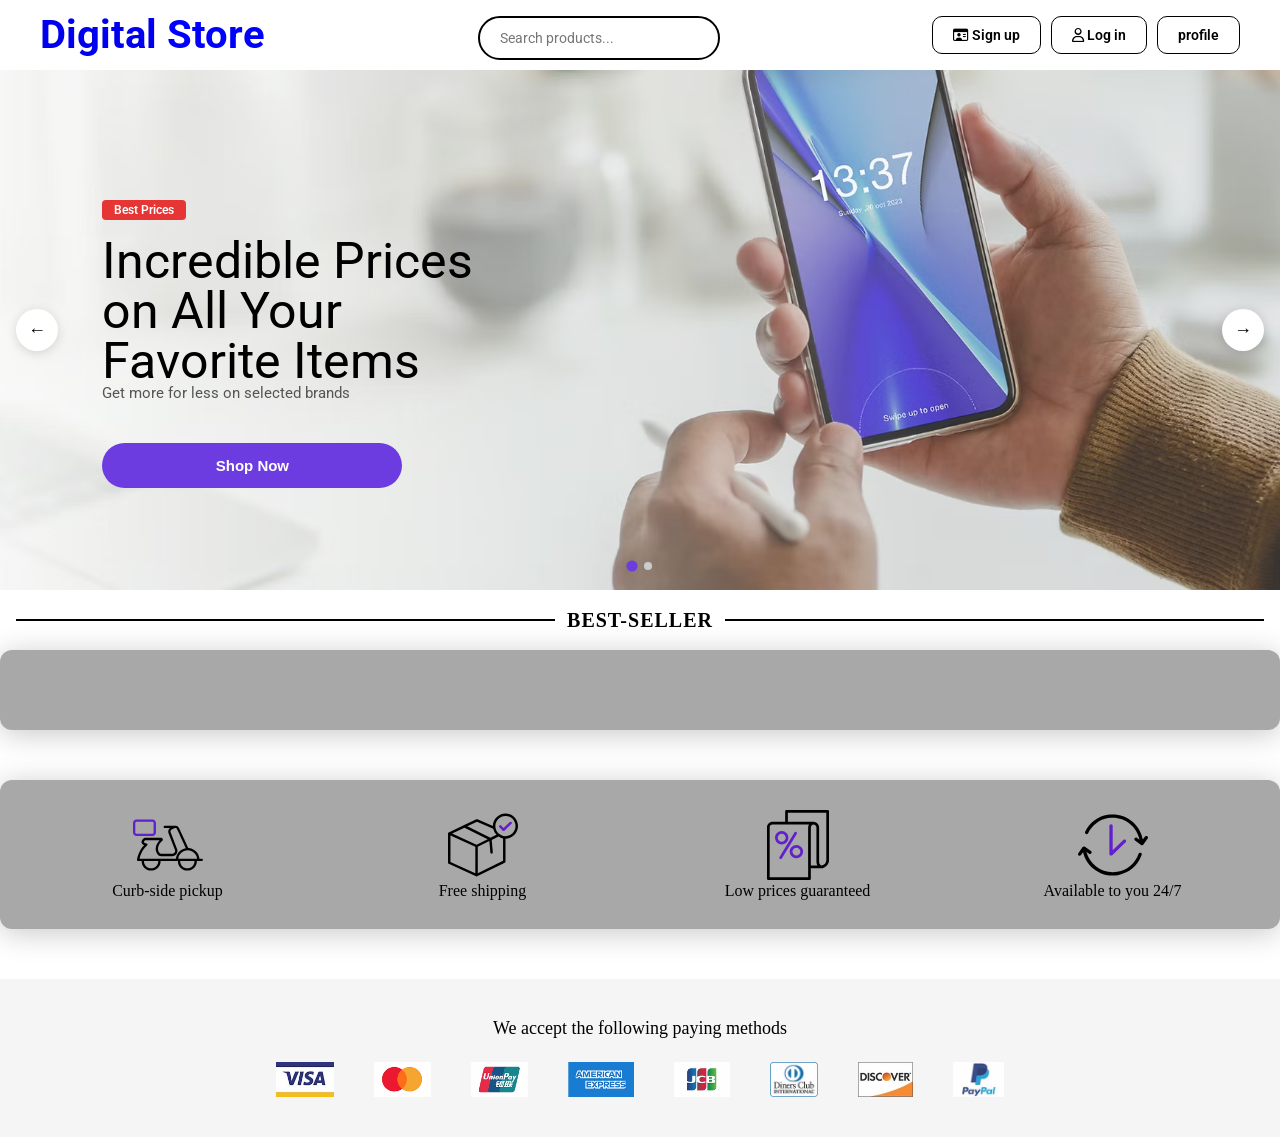
<file: index.html>
<!DOCTYPE html>
<html lang="en">
<head>
    <meta charset="UTF-8">
    <meta name="viewport" content="width=device-width, initial-scale=1.0">
    <title>Home</title>
    <link rel="stylesheet" href="./css/reset.css">
    <link rel="stylesheet" href="./css/style.css">
    <link rel="stylesheet"href="https://cdnjs.cloudflare.com/ajax/libs/font-awesome/6.5.0/css/all.min.css">
</head>
<body>

    <header class="header">
        <div>
            <a href="./index.html">
                <h1 class="headerh">Digital <span class="onespan">Store</span></h1>
            </a>
        </div>
        <div>
            <div class="search-wrapper">
                <input type="text" id="search" placeholder="Search products..." autocomplete="off">
                <div id="search-dropdown" class="search-dropdown"></div>
            </div>
        </div>
        <div class="header-right">
            <div class="auth">
                <a href="./html/sign-up.html"><i class="fa-regular fa-id-card"></i> Sign up</a>
                <a href="./html/sign-in.html"><i class="fa-regular fa-user"></i> Log in</a>
                <a href="./html/profile.html">profile</a>
            </div>
            <input type="checkbox" id="menu-toggle">
            <label for="menu-toggle" class="menu-icon">
                <i class="fa-solid fa-bars"></i>
            </label>
        
            <div class="mobile-menu">
        
                <label for="menu-toggle" class="close">
                    <i class="fa-solid fa-xmark"></i>
                </label>
                <a class="menu1" href="./index.html">Home</a>
                <a class="menu1" href="./html/shop.html">Shop</a>
                <a class="menu1" href="./html/sign-in.html">Log in</a>
                <a class="menu1" href="./html/sign-up.html">Sign up</a>
                <a class="menu1" href="./html/profile.html">profile</a>
            </div>
        </div>
    </header> 
    <div class="slider">
        <div class="slide active" style="background-image: url('./image/c837a6_837f9cd4f59146c3ad47a2bd882fedfd~mv2.avif')">
          <div class="slide-content">
            <span class="badge">Best Prices</span>
            <h2>Incredible Prices on All Your Favorite Items</h2>
            <p>Get more for less on selected brands</p>
            <a href="./html/shop.html">
                <button class="btn">Shop Now</button>
            </a>
          </div>
        </div>
    
        <div class="slide" style="background-image: url('./image/c837a6_f58829a26e594ca3aa72383e19cf39b9~mv2.avif')">
          <div class="slide-content">
            <span class="badge">Best Prices</span>
            <h2>Incredible Prices on All Your Favorite Items</h2>
            <p>Explore our newest collection today</p>
            <a href="./html/shop.html">
                <button class="btn">Shop Now</button>
            </a>
          </div>
        </div>
        <button class="arrow arrow-left"  onclick="changeSlide(-1)">&#8592;</button>
        <button class="arrow arrow-right" onclick="changeSlide(1)">&#8594;</button>
        <div class="dots"></div>
    </div>

    <section id="hed1">
        <h3 class="hed1h3">best-seller</h3>
        <span class="span2"></span>
        <div id="best-seller" class="best-seller"></div>
    </section>

    <section class="comsection">
        <div class="com1">
            <div class="comm">
                <svg class="svg"  _ngcontent-ng-c1845470111="" preserveAspectRatio="xMidYMid meet" data-bbox="21 41.657 157.001 114.861"
                    viewBox="21 41.657 157.001 114.861" height="200" width="200" xmlns="http://www.w3.org/2000/svg"
                    data-type="color" role="presentation" aria-hidden="true" aria-label="" class="bicyle">
                    <defs _ngcontent-ng-c1845470111="">
    
                    </defs>
                    <g _ngcontent-ng-c1845470111="">
                        <path _ngcontent-ng-c1845470111=""
                            d="M175.39 129.667h-5.351c-1.271-12.926-11.875-23.154-24.964-23.831-.036-.126-.071-.252-.127-.374-.641-1.403-15.725-34.436-19.432-41.851-2.948-5.895-5.401-7.887-9.157-7.58a2.608 2.608 0 0 0-1.009-.203H92.228a2.61 2.61 0 1 0 0 5.22h11.656c-1.502 1.22-2.601 2.649-3.253 4.288-1.381 3.47-.265 6.516-.008 7.133l14.542 37.811c.177.46.279.908.303 1.335.123 2.159-.355 3.783-1.46 4.965-2.063 2.206-5.72 2.271-5.744 2.271H83.779a4.11 4.11 0 0 1-3.303-1.648c-8.229-11.151.348-21.995 6.193-27.467a3.838 3.838 0 0 0 .95-4.235 3.85 3.85 0 0 0-3.6-2.45h-35.34a6.834 6.834 0 0 0-4.698 1.872c-3.312 3.113-4.564 6.159-3.722 9.054.791 2.72 3.247 4.442 5.566 5.495-13.32 13.706-15.749 31.661-15.853 32.476a2.608 2.608 0 0 0 2.59 2.94h7.869c-.018.123-.038.245-.038.373 0 11.721 9.536 21.257 21.257 21.257s21.257-9.536 21.257-21.257c0-.128-.02-.25-.038-.373h38.859c-.018.123-.038.245-.038.373 0 11.721 9.536 21.257 21.257 21.257s21.257-9.536 21.257-21.257c0-.128-.02-.25-.038-.373h11.225a2.61 2.61 0 0 0-.001-5.221zm-10.608 0h-42.181c1.292-10.493 10.254-18.646 21.09-18.646s19.799 8.153 21.091 18.646zM52.533 100.323a2.614 2.614 0 0 0-1.206-4.545c-2.215-.431-5.646-1.841-6.057-3.261-.233-.808.621-2.225 2.286-3.79.312-.293.71-.454 1.122-.454H80.76c-2.609 2.807-5.439 6.549-7.2 10.944-2.958 7.382-2.019 14.674 2.714 21.088 1.742 2.36 4.547 3.769 7.504 3.769h24.485c.239 0 5.889-.044 9.52-3.886 2.128-2.253 3.103-5.236 2.897-8.866a9.637 9.637 0 0 0-.643-2.915l-14.559-37.852c-.016-.041-.018-.047-.036-.088-.297-.728-1.473-4.489 4.57-7.007 7.934-3.306 7.936-3.307 10.832 2.487 3.223 6.445 15.613 33.505 18.668 40.186-11.778 1.875-20.991 11.542-22.17 23.534H35.717c1.355-5.957 5.554-19.692 16.816-29.344zm25.151 34.937c0 8.842-7.194 16.036-16.036 16.036s-16.036-7.193-16.036-16.036c0-.128-.02-.25-.038-.373H77.72c-.016.123-.036.246-.036.373zm81.297 0c0 8.842-7.194 16.036-16.036 16.036-8.842 0-16.036-7.193-16.036-16.036 0-.128-.02-.25-.038-.373h32.146c-.016.123-.036.246-.036.373z"
                            fill="#000000" data-color="1"></path>
                        <path _ngcontent-ng-c1845470111=""
                            d="M64.587 41.657H28.876c-4.343 0-7.876 3.533-7.876 7.877v21.539c0 4.343 3.533 7.877 7.876 7.877h35.711c4.343 0 7.876-3.533 7.876-7.877V49.534c0-4.344-3.533-7.877-7.876-7.877zm2.655 29.416a2.659 2.659 0 0 1-2.655 2.656H28.876a2.659 2.659 0 0 1-2.655-2.656V49.534a2.659 2.659 0 0 1 2.655-2.656h35.711a2.659 2.659 0 0 1 2.655 2.656v21.539z"
                            fill="#621FCC" data-color="2"></path>
                    </g>
                </svg>
                <p>Curb-side pickup</p>
            </div>
            <div class="comm">
                <svg  class="svg"  _ngcontent-ng-c1845470111="" preserveAspectRatio="xMidYMid meet" data-bbox="22 29.01 158 141.964"
                    viewBox="22 29.01 158 141.964" height="200" width="200" xmlns="http://www.w3.org/2000/svg"
                    data-type="color" role="presentation" aria-hidden="true" aria-label="" class="box">
                    <defs _ngcontent-ng-c1845470111="">
    
                    </defs>
                    <g _ngcontent-ng-c1845470111="">
                        <path _ngcontent-ng-c1845470111=""
                            d="M180 57.344c0-15.623-12.711-28.334-28.334-28.334-15.583 0-28.265 12.646-28.33 28.214L88.453 42.025a2.773 2.773 0 0 0-2.297.035L58.541 55.089a2.779 2.779 0 0 0-1.113.525L23.594 71.578c-.071.033-.13.08-.197.118-.039.022-.082.033-.12.057-.039.025-.073.055-.111.081a2.79 2.79 0 0 0-.441.386c-.02.022-.036.045-.055.067a2.736 2.736 0 0 0-.241.328c-.019.03-.039.059-.056.089a2.797 2.797 0 0 0-.197.418c-.011.029-.019.059-.029.089a2.816 2.816 0 0 0-.101.397c-.005.029-.013.058-.017.088a3.092 3.092 0 0 0-.029.397v65.903c0 1.088.635 2.076 1.624 2.529l61.681 28.197.015.005a2.692 2.692 0 0 0 .628.192c.161.03.324.051.488.052.008 0 .016.003.023.003.19 0 .378-.026.562-.065l.113-.024c.179-.045.354-.106.521-.186.011-.005.024-.007.035-.013l62.562-30.841a2.78 2.78 0 0 0 1.551-2.494V85.674C167.363 85.599 180 72.921 180 57.344zm-92.612-9.717l36.648 15.968a28.307 28.307 0 0 0 7.311 13.467l-13.602 6.705-52.128-25.868 21.771-10.272zm-.972 51.584L31.381 74.052l27.825-13.128 52.266 25.936-25.056 12.351zm-58.855-20.79l56.12 25.655v59.788l-56.12-25.654V78.421zm61.681 85.3v-59.703l26.088-12.86 2.287 25.914a2.78 2.78 0 1 0 5.538-.489l-2.476-28.062 15.349-7.566a28.177 28.177 0 0 0 10.215 4.196v50.472l-57.001 28.098zm62.424-83.604c-12.557 0-22.773-10.216-22.773-22.773s10.216-22.773 22.773-22.773 22.773 10.216 22.773 22.773c0 12.556-10.216 22.773-22.773 22.773z"
                            fill="#000000" data-color="1"></path>
                        <path _ngcontent-ng-c1845470111=""
                            d="M147.434 68.5h-.041a2.778 2.778 0 0 1-1.956-.846l-7.506-7.747a2.781 2.781 0 0 1 3.994-3.87l5.568 5.746 13.928-13.551a2.781 2.781 0 0 1 3.878 3.986l-15.925 15.494a2.781 2.781 0 0 1-1.94.788z"
                            fill="#621FCC" data-color="2"></path>
                    </g>
                </svg>
                <p _ngcontent-ng-c1845470111="">Free shipping</p>
            </div>
            <div class="comm">
                <svg class="svg"  _ngcontent-ng-c1845470111="" preserveAspectRatio="xMidYMid meet" data-bbox="31.078 22 137.843 155.564"
                    viewBox="31.078 22 137.843 155.564" height="200" width="200" xmlns="http://www.w3.org/2000/svg"
                    data-type="color" role="presentation" aria-hidden="true" aria-label="" class="prices">
                    <defs _ngcontent-ng-c1845470111="">
    
                    </defs>
                    <g _ngcontent-ng-c1845470111="">
                        <path _ngcontent-ng-c1845470111=""
                            d="M165.922 22h-91.44a3 3 0 0 0-3 3v23.227H43.554c-6.879 0-12.476 5.596-12.476 12.475v113.862a3 3 0 0 0 3 3h91.439a3 3 0 0 0 3-3v-23.227h22.981c.515 0 1.021-.033 1.525-.077.586.072.949.077.97.077.63 0 1.211-.197 1.691-.53 7.588-1.882 13.237-8.732 13.237-16.893V25a2.999 2.999 0 0 0-2.999-3zm-43.404 149.564h-85.44V60.702a6.482 6.482 0 0 1 6.476-6.475h80.761c-1.081 1.815-1.797 4.091-1.797 6.924v110.413zm5.999-91.275V61.15c0-5.235 4.024-6.637 5.111-6.92 6.865.175 7.302 6.121 7.32 7.307v74.748c0 3.978.928 6.897 2.283 9.051h-14.714V80.289zm34.405 53.624c0 5.793-4.337 10.58-9.932 11.315-2.077-.37-6.042-1.986-6.042-8.942V61.538c0-.338-.047-3.396-1.662-6.53-2.255-4.373-6.506-6.781-11.97-6.781H77.481V28h85.44v105.913z"
                            fill="#000000" data-color="1"></path>
                        <path _ngcontent-ng-c1845470111=""
                            d="M61.465 131.135c-.532 0-1.07-.141-1.557-.439a2.998 2.998 0 0 1-1.003-4.121l33.218-54.572a2.998 2.998 0 1 1 5.124 3.118L64.03 129.694a2.997 2.997 0 0 1-2.565 1.441z"
                            fill="#621FCC" data-color="2"></path>
                        <path _ngcontent-ng-c1845470111=""
                            d="M63.84 98.509c-8.196 0-14.864-6.668-14.864-14.864 0-8.195 6.668-14.863 14.864-14.863s14.864 6.668 14.864 14.863c0 8.197-6.668 14.864-14.864 14.864zm0-23.726c-4.887 0-8.864 3.976-8.864 8.863s3.977 8.864 8.864 8.864 8.864-3.977 8.864-8.864-3.977-8.863-8.864-8.863z"
                            fill="#621FCC" data-color="2"></path>
                        <path _ngcontent-ng-c1845470111=""
                            d="M96.465 129.355c-8.196 0-14.864-6.668-14.864-14.864s6.668-14.864 14.864-14.864 14.864 6.668 14.864 14.864-6.668 14.864-14.864 14.864zm0-23.728c-4.887 0-8.864 3.977-8.864 8.864s3.977 8.864 8.864 8.864 8.864-3.977 8.864-8.864-3.977-8.864-8.864-8.864z"
                            fill="#621FCC" data-color="2"></path>
                    </g>
                </svg>
                <p>Low prices guaranteed</p>
            </div>
            <div class="comm">
                <svg class="svg"  _ngcontent-ng-c1845470111="" preserveAspectRatio="xMidYMid meet"
                    data-bbox="18.037 24.249 169.427 148.092" viewBox="18.037 24.249 169.427 148.092" height="200"
                    width="200" xmlns="http://www.w3.org/2000/svg" data-type="color" role="presentation" aria-hidden="true"
                    aria-label="" class="clock">
                    <defs _ngcontent-ng-c1845470111="">
    
                    </defs>
                    <g _ngcontent-ng-c1845470111="">
                        <path _ngcontent-ng-c1845470111=""
                            d="M169.8 117c-2.1-.7-4.4.4-5.1 2.5-7.8 23-27.6 39.8-51.5 43.8-34 5.7-66.4-15.7-74.9-48.5l6.4 4.5c.9.6 2 .9 3 .7 1-.2 2-.7 2.6-1.6 1.3-1.8.9-4.3-.9-5.6l-14.6-10.4c-1.8-1.3-4.3-.9-5.6.9L18.8 118c-1.3 1.8-.9 4.3.9 5.6 1.8 1.3 4.3.9 5.6-.9l4.9-6.9c9 37.4 45.7 62 84.2 55.5 26.8-4.5 49-23.4 57.8-49.2.8-2.1-.3-4.4-2.4-5.1z"
                            fill="#000000" data-color="1"></path>
                        <path _ngcontent-ng-c1845470111=""
                            d="M185.8 77c-1.8-1.3-4.3-.9-5.6.9l-5.2 7.3c-7.1-39.8-45.2-66.7-85.2-59.9-23.8 4-44.2 19.4-54.5 41.2-.9 2-.1 4.4 1.9 5.3 2 .9 4.4.1 5.3-1.9C51.8 50.6 70 36.8 91.2 33.2c35.3-6 68.8 17.4 75.7 52.3l-6.1-4.3c-1.8-1.3-4.3-.9-5.6.9-1.3 1.8-.9 4.3.9 5.6l14.6 10.4c.9.6 2 .9 3 .7 1-.2 2-.7 2.6-1.6l10.4-14.6c1.3-1.8.9-4.3-.9-5.6z"
                            fill="#000000" data-color="1"></path>
                        <path _ngcontent-ng-c1845470111=""
                            d="M98 124c-.5 0-1.1-.1-1.6-.3-1.5-.6-2.4-2.1-2.4-3.7V51.9c0-2.2 1.8-4 4-4s4 1.8 4 4v58.8l25.8-24.6c1.6-1.5 4.1-1.5 5.7.1 1.5 1.6 1.5 4.1-.1 5.7l-32.5 31c-.9.8-1.9 1.1-2.9 1.1z"
                            fill="#621fcc" data-color="2"></path>
                    </g>
                </svg>
                <p>Available to you 24/7 </p>
            </div>
        </div>
    
    </section>



    <footer class="footer">
        <div class="fdiv1">
            <p class="fp">We accept the following paying methods</p>
        </div>
        <div class="fdiv2">
            <img src="./image/1.avif" alt="card0">
            <img src="./image/2.png" alt="card1">
            <img src="./image/8.png" alt="card2">
            <img src="./image/3.png" alt="card3">
            <img src="./image/4.png" alt="card4">
            <img src="./image/5.png" alt="card5">
            <img src="./image/6.avif" alt="card6">
            <img src="./image/7.avif" alt="card7">
        </div>
    </footer>























    <script src="./js/script.js"></script>
</body>
</html>
</file>
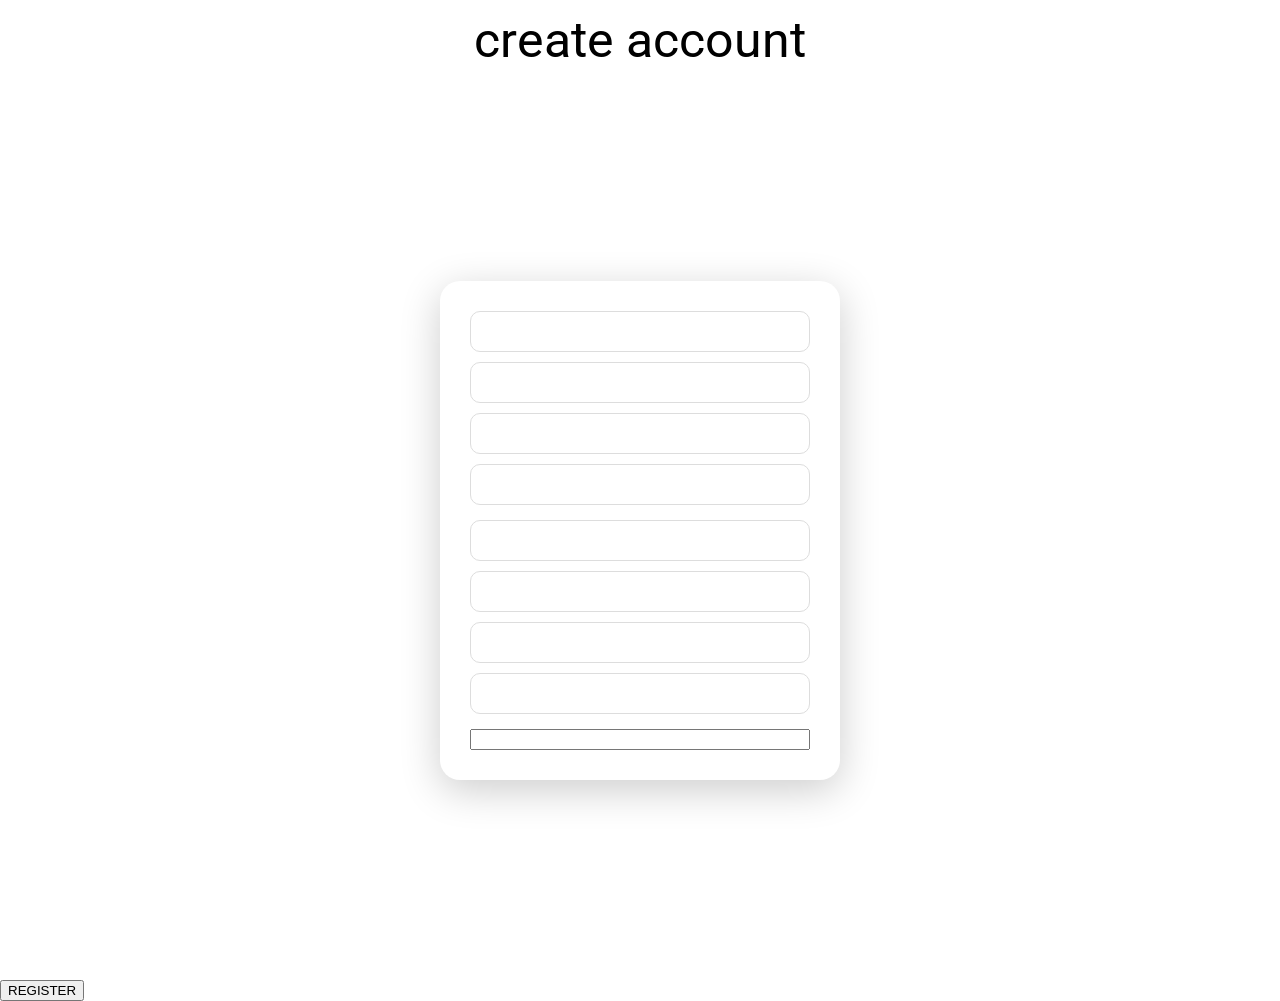
<file: sign-up.html>
<!DOCTYPE html>
<html lang="en">
<head>
    <meta charset="UTF-8">
    <meta name="viewport" content="width=device-width, initial-scale=1.0">
    <title>Document</title>
    <link rel="stylesheet" href="./css/reset.css">
    <link rel="stylesheet" href="./css/style.css">
</head>
<body>
    <header class="signfooter">
        <div class="signdiv">
            <h2>create account</h2>
        </div>
    </header>
    <div class="signdiv2">
        <div class="signdiv3">
            <form class="signup" id="signupform">
            <div class="formdiv1">
                <input class="input" id="FirstName" type="FirstName">
                <input class="input" id="LastName" type="LastName">
                <input class="input" id="Email" type="Email">
                <input class="input" id="Password" type="Password">
            </div>
            <div class="formdiv2">
                <input class="input" id="phone" type="phone">
                <input class="input" id="ZIP code" type="ZIP code">
                <input class="input" id="Address" type="Address">
                <input class="input" id="age" type="age">
            </div>
            <input class="inputimage" id="images" type="images">
        </form>
        </div>
        
    </div>
    
    <div>
        <button>REGISTER</button>
    </div>





</body>
</html>
</file>
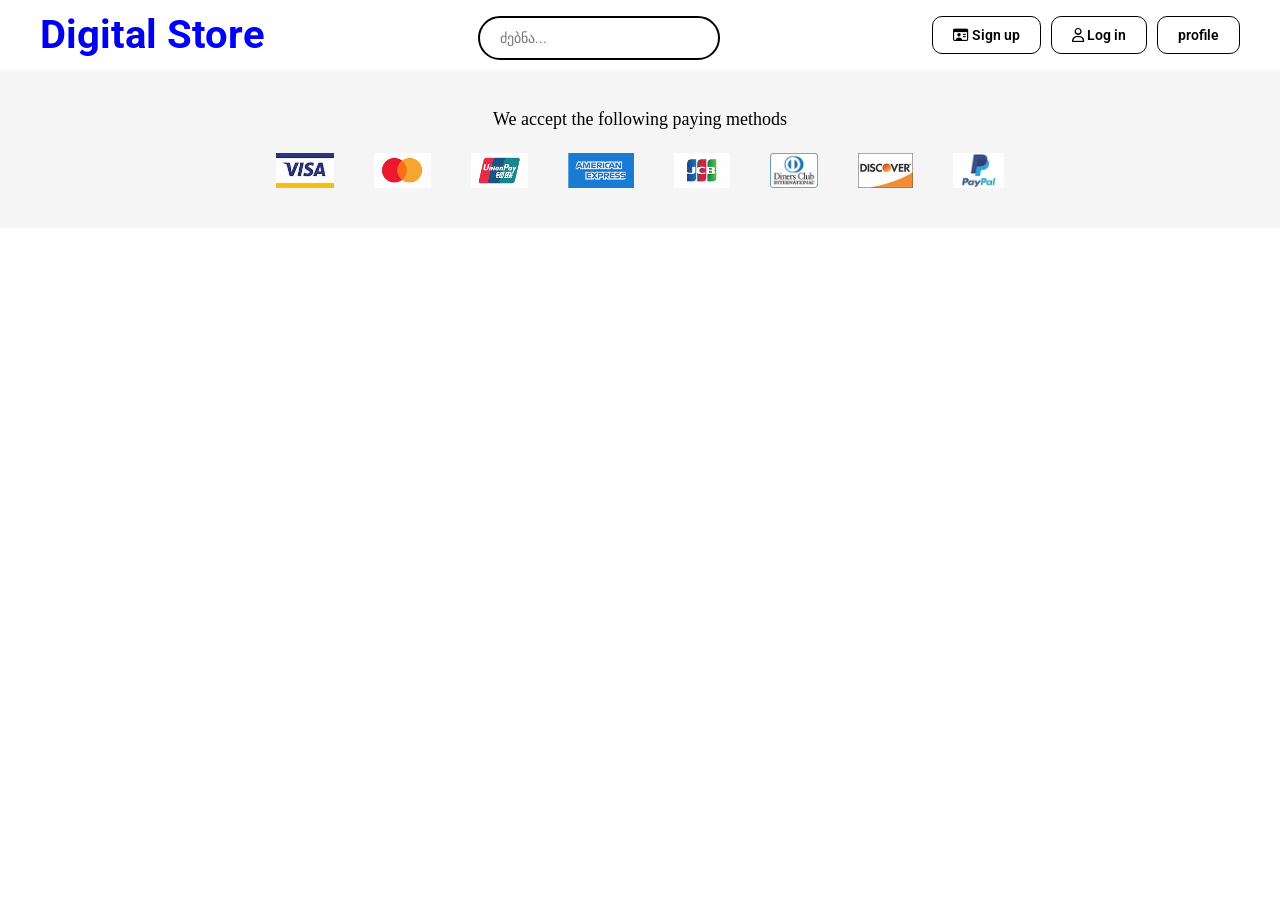
<file: html/product.html>
<!DOCTYPE html>
<html lang="en">
<head>
    <meta charset="UTF-8">
    <meta name="viewport" content="width=device-width, initial-scale=1.0">
    <title>Product</title>
    <link rel="stylesheet" href="../css/reset.css">
    <link rel="stylesheet" href="../css/style.css">
    <link rel="stylesheet"href="https://cdnjs.cloudflare.com/ajax/libs/font-awesome/6.5.0/css/all.min.css">
</head>
<body>
    <header class="header">
        <div>
            <a href="../index.html">
                <h1 class="headerh">Digital <span class="onespan">Store</span></h1>
            </a>
            
        </div>
        <div>
            <input type="text" id="search" class="search-box" placeholder="ძებნა...">
        </div>
        <div class="header-right">
            <div class="auth">
              <a href="./sign-up.html"><i class="fa-regular fa-id-card"></i> Sign up</a>
              <a href="./sign-in.html"><i class="fa-regular fa-user"></i> Log in</a>
              <a href="./profile.html">profile</a>
            </div> 
            <input type="checkbox" id="menu-toggle">
        
            <label for="menu-toggle" class="menu-icon">
                <i class="fa-solid fa-bars"></i>
            </label>
        
            <div class="mobile-menu">
        
                <label for="menu-toggle" class="close">
                    <i class="fa-solid fa-xmark"></i>
                </label>
        
                <a href="../index.html">Home</a>
                <a href="./shop.html">Shop</a>
                <a href="./sign-in.html">Log in</a>
                <a href="./sign-up.html">Sign up</a>
                <a href="./profile.html">profile</a>
        
            </div>
        </div>
    </header>
    <section class="psection">
        <div class="productdiv" id="product"></div>
    </section>
    <footer class="footer">
        <div class="fdiv1">
            <p class="fp">We accept the following paying methods</p>
        </div>
        <div class="fdiv2">
            <img src="../image/1.avif" alt="card0">
            <img src="../image/2.png" alt="card1">
            <img src="../image/8.png" alt="card2">
            <img src="../image/3.png" alt="card3">
            <img src="../image/4.png" alt="card4">
            <img src="../image/5.png" alt="card5">
            <img src="../image/6.avif" alt="card6">
            <img src="../image/7.avif" alt="card7">
        </div>
    </footer>






    <script src="../js/cart.js"></script>
    <script src="../js/product.js"></script>
    
</body>
</html>
</file>
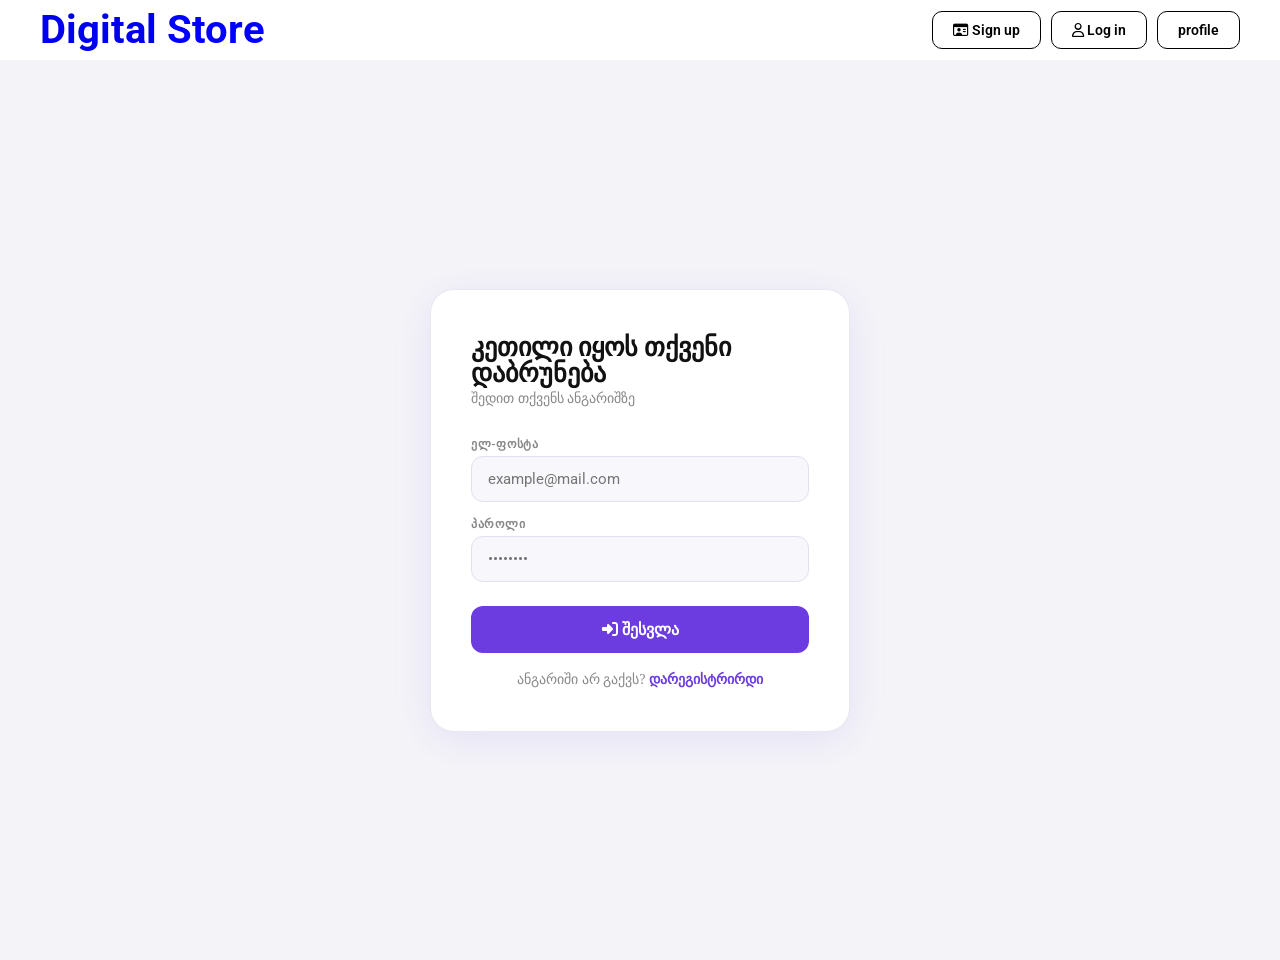
<file: html/profile.html>
<!DOCTYPE html>
<html lang="en">
<head>
    <meta charset="UTF-8">
    <meta name="viewport" content="width=device-width, initial-scale=1.0">
    <title>Profile</title>
    <link rel="stylesheet" href="../css/reset.css">
    <link rel="stylesheet" href="../css/style.css">
    <link rel="stylesheet" href="https://cdnjs.cloudflare.com/ajax/libs/font-awesome/6.5.0/css/all.min.css"/>
</head>
<body>
    <header class="header">
        <div>
            <a href="../index.html">
                <h1 class="headerh">Digital <span class="onespan">Store</span></h1>
            </a>
            
        </div>
        <div class="header-right">
            <div class="auth">
              <a href="./sign-up.html"><i class="fa-regular fa-id-card"></i> Sign up</a>
              <a href="./sign-in.html"><i class="fa-regular fa-user"></i> Log in</a>
              <a href="./profile.html">profile</a>
            </div> 
            <input type="checkbox" id="menu-toggle">
        
            <label for="menu-toggle" class="menu-icon">
                <i class="fa-solid fa-bars"></i>
            </label>
        
            <div class="mobile-menu">
        
                <label for="menu-toggle" class="close">
                    <i class="fa-solid fa-xmark"></i>
                </label>
        
                <a href="../index.html">Home</a>
                <a href="./shop.html">Shop</a>
                <a href="./sign-in.html">Log in</a>
                <a href="./sign-up.html">Sign up</a>
                <a href="./profile.html">profile</a>
        
            </div>
        </div>
    </header> 
    <section class="profile">
        <div class="profile-page">

            <div class="profile-hero">
                <div class="avatar-wrap">
                    <div class="avatar" id="avatar-initials">?</div>
                    <div class="avatar-badge"></div>
                </div>
                <div class="profile-meta">
                    <h1 id="hero-name">Loading...</h1>
                    <div class="email-badge">
                        <i class="fa-solid fa-envelope"></i>
                        <span id="hero-email">—</span>
                    </div>
                </div>
                <button class="btn btn-danger" onclick="logout()" style="margin-left:auto">
                    <i class="fa-solid fa-right-from-bracket"></i> Log out
                </button>
            </div>
            <div class="edit-card">
                <div class="card-title">
                    Edit Profile <span class="pill">Personal Info</span>
                </div>
    
                <div class="form-grid">
                    <div class="field">
                        <label for="firstName">First Name</label>
                        <input type="text" id="firstName" placeholder="First name" />
                    </div>
                    <div class="field">
                        <label for="lastName">Last Name</label>
                        <input type="text" id="lastName" placeholder="Last name" />
                    </div>
                    <div class="field">
                        <label for="age">Age</label>
                        <input type="number" id="age" placeholder="Age" />
                    </div>
                    <div class="field">
                        <label for="gender">Gender</label>
                        <select id="gender">
                            <option value="MALE">Male</option>
                            <option value="FEMALE">Female</option>
                        </select>
                    </div>
                    <div class="field full">
                        <label for="email">Email</label>
                        <input type="email" id="email" placeholder="Email address" />
                    </div>
                    <div class="field full">
                        <label for="phone">Phone</label>
                        <input type="text" id="phone" placeholder="Phone number" />
                    </div>
                    <div class="field full">
                        <label for="address">Address</label>
                        <input type="text" id="address" placeholder="Address" />
                    </div>
                    <div class="field">
                        <label for="zipcode">Zip Code</label>
                        <input type="text" id="zipcode" placeholder="Zip code" />
                    </div>
                    <div class="field">
                        <label for="avatar">Avatar URL</label>
                        <input type="text" id="avatar-url" placeholder="https://..." />
                    </div>
                </div>
    
                <div class="actions">
                    <button class="btn btn-ghost" onclick="loadUser()">
                        <i class="fa-solid fa-rotate-left"></i> Reset
                    </button>
                    <button class="btn btn-primary" onclick="updateUser()">
                        <i class="fa-solid fa-check"></i> Save Changes
                    </button>
                </div>
            </div>
        </div>
    
        <div class="toast" id="toast">
            <i class="fa-solid fa-circle-check"></i>
            <span id="toast-msg">Saved!</span>
        </div>
    </section>

    <script src="../js/profile.js"></script>
</body>
</html>
</file>
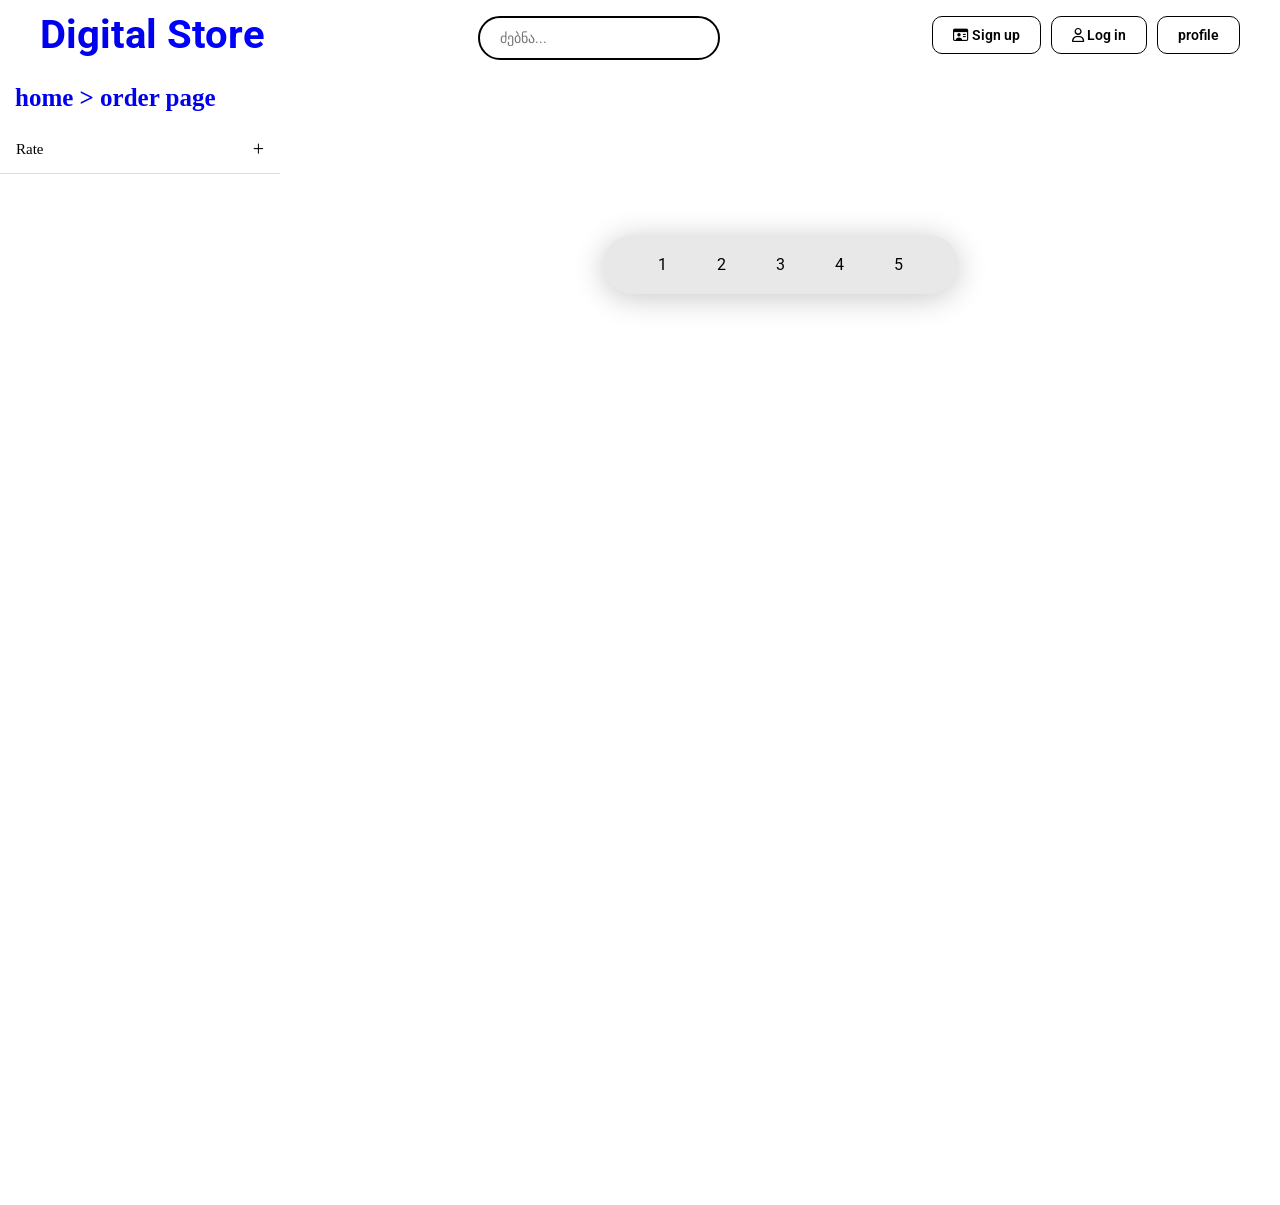
<file: html/shop.html>
<!DOCTYPE html>
<html lang="en">

<head>
    <meta charset="UTF-8">
    <meta name="viewport" content="width=device-width, initial-scale=1.0">
    <title>Shop</title>
    <link rel="stylesheet" href="../css/reset.css">
    <link rel="stylesheet" href="../css/style.css">
    <link rel="stylesheet"href="https://cdnjs.cloudflare.com/ajax/libs/font-awesome/6.5.0/css/all.min.css">
</head>

<body>
    <header class="header">
        <div>
            <a href="../index.html">
                <h1 class="headerh">Digital <span class="onespan">Store</span></h1>
            </a>
            
        </div>
        <div>
            <input type="text" id="search" class="search-box" placeholder="ძებნა...">
        </div>
        <div class="header-right">
            <div class="auth">
              <a href="./sign-up.html"><i class="fa-regular fa-id-card"></i> Sign up</a>
              <a href="./sign-in.html"><i class="fa-regular fa-user"></i> Log in</a>
              <a href="./profile.html">profile</a>
            </div> 
            <input type="checkbox" id="menu-toggle">
        
            <label for="menu-toggle" class="menu-icon">
                <i class="fa-solid fa-bars"></i>
            </label>
        
            <div class="mobile-menu">
        
                <label for="menu-toggle" class="close">
                    <i class="fa-solid fa-xmark"></i>
                </label>
        
                <a href="../index.html">Home</a>
                <a href="./shop.html">Shop</a>
                <a href="./sign-in.html">Log in</a>
                <a href="./sign-up.html">Sign up</a>
                <a href="./profile.html">profile</a>
        
            </div>
        </div>
    </header> 
    <div class="shopp1">
        <p><span class="span3i"><a href="../index.html">home</a></span><span><a href="./cart.html"> > order page</a> </span></p>
    </div>
    <section class="leadsection">
        <div class="categorydiv">
            <section id="shop1" class="shop1"></section>
            <section id="shop2" class="shop2"></section>
            <section id="shop3" class="shop3"></section>
        </div>
        
    
        <section class="sectionall">
        
            <div id="allproduct" class="allproduct"></div>
        
            <div class="pagination">
                <div class="pagination1">
                    <button class="pagebutton" onclick="changePage(1)">1</button>
                    <button class="pagebutton" onclick="changePage(2)">2</button>
                    <button class="pagebutton" onclick="changePage(3)">3</button>
                    <button class="pagebutton" onclick="changePage(4)">4</button>
                    <button class="pagebutton" onclick="changePage(5)">5</button>
                </div>
        
        
            </div>
        
        </section>
    </section>



    <script src="../js/cart.js"></script>
    <script src="../js/shop.js"></script>

</body>

</html>
</file>
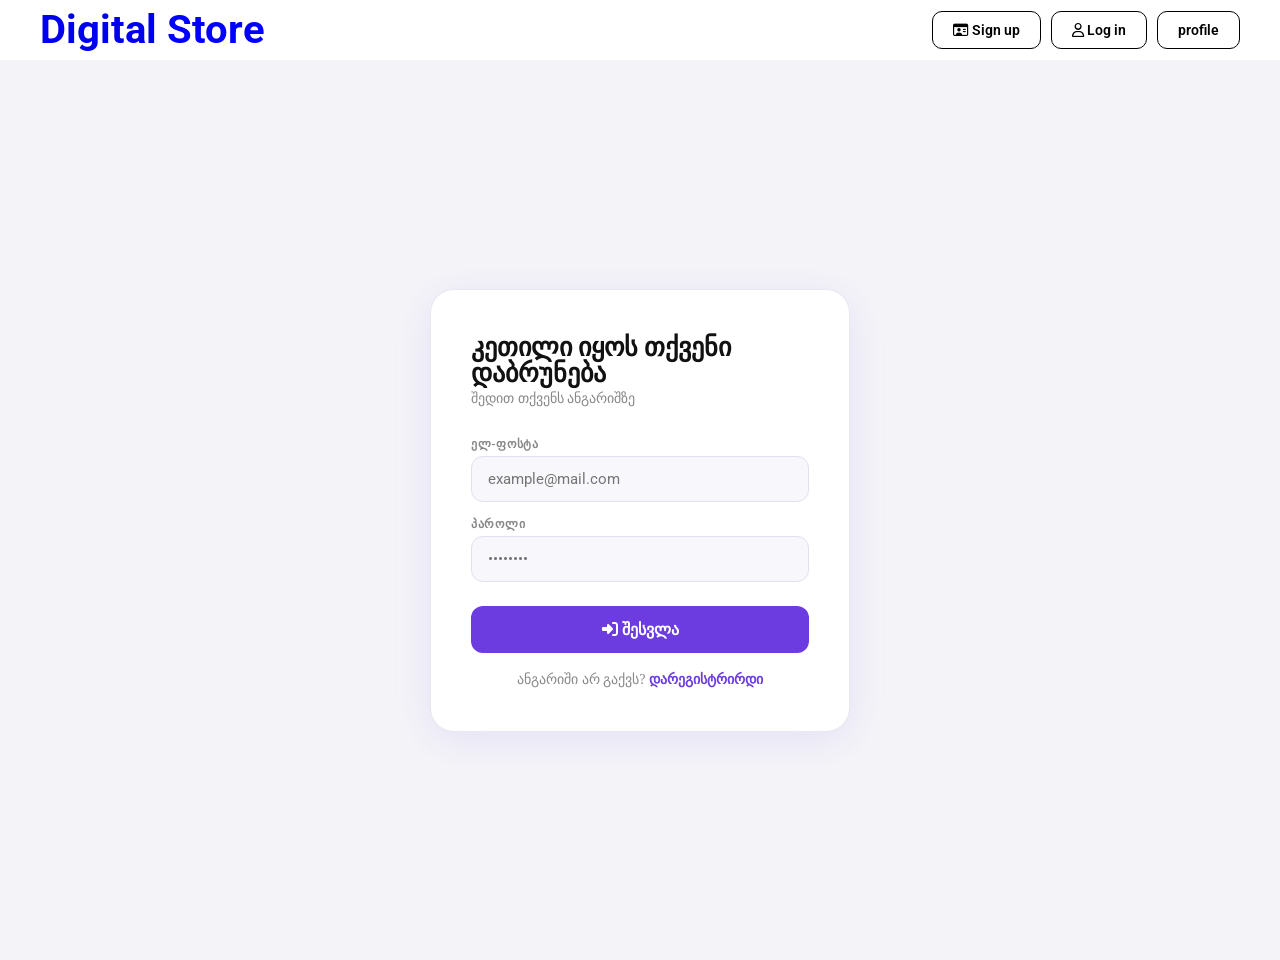
<file: html/sign-in.html>
<!DOCTYPE html>
<html lang="en">
<head>
    <meta charset="UTF-8">
    <meta name="viewport" content="width=device-width, initial-scale=1.0">
    <title>Sign In</title>
    <link rel="stylesheet" href="../css/reset.css">
    <link rel="stylesheet" href="../css/style.css">
    <link rel="stylesheet" href="https://cdnjs.cloudflare.com/ajax/libs/font-awesome/6.5.0/css/all.min.css">
</head>
<body>

   <header class="header">
        <div>
            <a href="../index.html">
                <h1 class="headerh">Digital <span class="onespan">Store</span></h1>
            </a>
            
        </div>
        <div class="header-right">
            <div class="auth">
              <a href="./sign-up.html"><i class="fa-regular fa-id-card"></i> Sign up</a>
              <a href="./sign-in.html"><i class="fa-regular fa-user"></i> Log in</a>
              <a href="./profile.html">profile</a>
            </div> 
            <input type="checkbox" id="menu-toggle">
        
            <label for="menu-toggle" class="menu-icon">
                <i class="fa-solid fa-bars"></i>
            </label>
        
            <div class="mobile-menu">
        
                <label for="menu-toggle" class="close">
                    <i class="fa-solid fa-xmark"></i>
                </label>
        
                <a href="../index.html">Home</a>
                <a href="./shop.html">Shop</a>
                <a href="./sign-in.html">Log in</a>
                <a href="./sign-up.html">Sign up</a>
                <a href="./profile.html">profile</a>
        
            </div>
        </div>
    </header> 

    <section class="signin-section">
        <div class="signin-card">
            <h2>კეთილი იყოს თქვენი დაბრუნება</h2>
            <p class="signin-sub">შედით თქვენს ანგარიშზე</p>

            <div class="signin-field">
                <label for="signin-email">ელ-ფოსტა</label>
                <input type="email" id="signin-email" placeholder="example@mail.com" name="email">
            </div>

            <div class="signin-field">
                <label for="signin-password">პაროლი</label>
                <input type="password" id="signin-password" placeholder="••••••••" name="password">
            </div>

            <button class="signin-btn" onclick="signIn()">
                <i class="fa-solid fa-right-to-bracket"></i> შესვლა
            </button>

            <p class="signin-footer">
                ანგარიში არ გაქვს? <a href="./sign-up.html">დარეგისტრირდი</a>
            </p>
        </div>
    </section>

    <script src="../js/signin.js"></script>
</body>
</html>
</file>
<file: css/style.css>
@font-face {
  font-family: roboto;
  src: url(../fonts/Roboto/Roboto-VariableFont_wdth\,wght.ttf);
}

#menu-toggle {
  display: none;
}

.menu-icon {
  display: none;
  font-size: 28px;
  cursor: pointer;
}

.mobile-menu {
  position: fixed;
  top: 0;
  right: -100%;
  width: 260px;
  height: 100vh;
  background: white;
  display: flex;
  flex-direction: column;
  gap: 25px;
  padding: 40px 20px;
  transition: 0.4s;
  z-index: 1000;
}

.mobile-menu a {
  text-decoration: none;
  color: black;
  font-size: 18px;
}

.close {
  font-size: 26px;
  cursor: pointer;
  align-self: flex-end;
}

#menu-toggle:checked~.mobile-menu {
  right: 0;
}

.header {
  font-family: roboto;
  font-weight: bold;
  display: flex;
  align-items: center;
  justify-content: space-between;
  padding: 10px 40px;
  font-size: 40px;
}

.onespan {
  color: blue;
}

.header-right {
  display: flex;
  align-items: center;
  gap: 20px;
}

.search-box {
  font-family: roboto;
  width: 100%;
  padding: 12px 40px 12px 20px;
  border-radius: 25px;
  border: 2px solid black;
  outline: none;
  font-size: 14px;
}

.search-wrapper {
  position: relative;
}

.search-wrapper input {
  font-family: roboto;
  width: 100%;
  padding: 12px 40px 12px 20px;
  border-radius: 25px;
  border: 2px solid black;
  outline: none;
  font-size: 14px;
}

.search-dropdown {
  position: absolute;
  top: 110%;
  left: 0;
  width: 100%;
  background: white;
  border-radius: 8px;
  box-shadow: 0 4px 15px rgba(0, 0, 0, 0.15);
  z-index: 999;
  display: none;
}

.search-item {
  display: flex;
  align-items: center;
  gap: 10px;
  padding: 10px;
  cursor: pointer;
  border-bottom: 1px solid #f0f0f0;
}

.search-item:hover {
  background: #f5f5f5;
}

.search-item img {
  width: 45px;
  height: 45px;
  object-fit: contain;
}

.search-item p {
  margin: 0;
  font-size: 10px;
}

.search-item span {
  color: #621fcc;
  font-size: 20px;
}

.oneinput {
  width: 100%;
  border: none;
  outline: none;
  font-size: 14px;
}

.auth {
  display: flex;
  gap: 10px;
}

.auth a {
  background: transparent;
  color: black;
  border: 1px solid black;
  border-radius: 10px;
  padding: 11px 20px;
  font-family: roboto;
  font-weight: 600;
  font-size: 14px;
  cursor: pointer;
  transition: 0.2s;
}

.auth a:hover {
   background: black;
  border-color: black;
  box-shadow: 0 4px 30px black;
  color: white;
}


.hed1h3 {
  display: flex;
  align-items: center;
  justify-content: center;
  gap: 12px;
  font-size: 20px;
  padding: 20px 16px;
  font-weight: 700;
  letter-spacing: 1px;
  text-transform: uppercase;
}

.hed1h3::before,
.hed1h3::after {
  content: '';
  flex: 1;
  height: 2px;
  background: black;
}

.img1 {
  margin: 3px;
  border-bottom: 1px solid black;
}

.best-seller {
  font-family: roboto;
  font-weight: 500px;
  max-width: 1400px;
  display: grid;
  justify-content: space-between;
  margin: 0 auto;
  grid-template-columns: repeat(3, 1fr);
  background-color: #a8a8a8;
  padding: 40px;
  gap: 20px;
  height: 100%;
  border-radius: 12px;
  box-shadow: 0 4px 30px rgba(0, 0, 0, 0.22);
}

.card {
  position: relative;
  text-align: center;
  width: 100%;
  height: 100%;
  background: white;
  padding: 20px;
  border-radius: 15px;
  text-align: center;
  transition: transform 0.3s;
}

.card:hover {
  transform: translateY(-15px);
}

.sec1h {
  text-align: left;
  margin: 3px;
  font-size: 20px;

}

.sec1p {
  top: 0;
  right: 0;
  position: absolute;
  bottom: 25vh;
  background-color: black;
  color: white;
  border-top-right-radius: 15px;
  border-bottom-left-radius: 12px;
  font-size: 20px;
  width: 8vh;
  height: 25px;
}

.sec1p:hover {
  text-shadow: 0px 0px 10px #fff;
  transition: 0.3s;
  transform: scale(1.1);
  box-shadow: 0px 0px 10px black;
}

.card img {
  position: relative;
  width: 100%;
  height: 150px;
  object-fit: contain;
  transition: transform 0.3s;
}

.card img:hover {
  transform: translateY(-15px);
}

.sec1p3 {
  position: absolute;
  top: 26px;
  left: 0;
  background-color: red;
  color: black;
  padding: 5px;
  transform: rotate(-39deg);
}

.button1 {
  background-color: black;
  color: white;
  padding: 10px;
  width: 100%;
  border-radius: 99px;
  border: none;

}

.button1:hover {
  text-shadow: 0px 0px 10px #fff;
  transition: 0.3s;
  transform: scale(1.1);
  box-shadow: 0px 0px 10px black;
}


.slider {
  font-family: roboto;
  font-weight: 500px;
  position: relative;
  width: 100%;
  height: 520px;
  overflow: hidden;
}

.slide {
  position: absolute;
  inset: 0;
  opacity: 0;
  background-size: cover;
  background-position: center;
  transition: opacity 1s ease-in-out;
}

.slide.active {
  opacity: 1;
}

.slide-content {
  font-size: 50px;
  position: absolute;
  top: 50%;
  left: 8%;
  transform: translateY(-50%);
  max-width: 420px;
}

.badge {
  display: inline-block;
  background: #e63535;
  color: #fff;
  font-size: 12px;
  font-weight: 600;
  padding: 4px 12px;
  border-radius: 4px;
  margin-bottom: 16px;
}

.badge :hover {
  background-color: #d72d2d;
  color: #fff;
  padding: 3px 10px;
  font-family: Flex, sans-serif;
  border-radius: 7px;
  width: fit-content;
  box-shadow: 0 0 15px #d72d2d;
  animation: float 3s infinite;
  animation-delay: 1s;
}

.slide-content h1 {
  font-size: 40px;
  font-weight: 800;
  color: #111;
  line-height: 1.15;
  margin-bottom: 12px;
}

.slide-content p {
  font-size: 15px;
  color: #555;
  margin-bottom: 28px;
}

.btn {
  display: inline-block;
  background: #6c3ce1;
  color: #fff;
  font-size: 15px;
  font-weight: 600;
  padding: 14px 0;
  width: 300px;
  text-align: center;
  border-radius: 100px;
  border: none;
  cursor: pointer;
  transition: background 0.3s, transform 0.2s;
}

.btn:hover {
  background: #5a2fcf;
  transform: translateY(-3px);
  box-shadow: 0 4px 30px #5a2fcf;
}

.arrow {
  position: absolute;
  top: 50%;
  transform: translateY(-50%);
  z-index: 20;
  background: #fff;
  border: none;
  width: 42px;
  height: 42px;
  border-radius: 50%;
  font-size: 18px;
  cursor: pointer;
  box-shadow: 0 2px 12px rgba(0, 0, 0, 0.15);
  transition: box-shadow 0.2s, transform 0.2s;
}

.arrow:hover {
  box-shadow: 0 4px 20px rgba(0, 0, 0, 0.22);
  transform: translateY(-50%) scale(1.1);
}

.arrow-left {
  left: 16px;
}

.arrow-right {
  right: 16px;
}

.dots {
  position: absolute;
  bottom: 20px;
  left: 50%;
  transform: translateX(-50%);
  display: flex;
  gap: 8px;
  z-index: 20;
}

.dot {
  width: 8px;
  height: 8px;
  border-radius: 50%;
  background: #ccc;
  cursor: pointer;
  transition: background 0.3s, transform 0.3s;
}

.dot.active {
  background: #6c3ce1;
  transform: scale(1.4);
}

.com1 {
  border-radius: 12px;
  max-width: 1400px;
  justify-content: space-between;
  margin: 50px auto;
  padding: 10px;
  background-color: #a8a8a8;
  display: flex;
  text-align: center;
  box-shadow: 0 4px 30px rgba(0, 0, 0, 0.22);
  flex-wrap: wrap;
}

.comm {
  padding: 20px;
  transition: 0.5s;
  flex: 1 1 25%;
}

.svg {
  width: 70px;
  height: auto;
}

.comm:hover {
  color: rebeccapurple;
  transform: translateY(-30%) scale(1.1);

}

.footer {
  padding: 40px 20px;
  background: #f5f5f5;
  text-align: center;
}

.fp {
  font-size: 18px;
  margin-bottom: 25px;
}

.fdiv2 {
  display: flex;
  justify-content: center;
  align-items: center;
  gap: 40px;
  flex-wrap: wrap;
}

.fdiv2 img {
  height: 35px;
  width: auto;
  object-fit: contain;
  opacity: 0.9;
  transition: 0.3s;
}

.fdiv2 img:hover {
  opacity: 1;
  transform: scale(1.05);
}

.shop1 {

  width: 280px;
  border-radius: 8px;
  overflow: hidden;
}

.filter-item {
  display: flex;
  justify-content: space-between;
  align-items: center;
  padding: 14px 16px;
  border-bottom: 1px solid #ddd;
  cursor: pointer;
  font-size: 15px;
  font-weight: 500;
  background: #fff;
  user-select: none;
}

.filter-item:hover {
  background: #f9f9f9;
}

.filter-icon {
  font-size: 20px;
  font-weight: 300;
}

.filter-content {
  max-height: 0;
  overflow: hidden;
  transition: max-height 0.35s ease;
}

.filter-content.open {
  max-height: 300px;
}

.filter-option {
  display: flex;
  align-items: center;
  gap: 10px;
  padding: 10px 16px;
  cursor: pointer;
  font-size: 14px;
  border-bottom: 1px solid #f0f0f0;
  transition: background 0.2s;
}

.filter-option:hover {
  background: #f5f5f5;
}

.filter-option img {
  width: 22px;
  height: 22px;
  object-fit: contain;
}

.filter-option span {
  text-transform: capitalize;
}

.shop2 {
  width: 280px;
  border-radius: 8px;
  overflow: hidden;
}

.shopp1 {
  margin: 15px;
  font-size: 25px;
  font-weight: bolder;
}

.signfooter {
  font-family: roboto;
  font-weight: 900vh;
  font-size: 50px;
  display: flex;
  text-align: center;
  justify-content: center;
  margin: 15px;
}

.signline1 {
  display: flex;
  justify-content: center;
  max-width: 1400px;
}

.signline {
  width: 100%;
  height: 100%;
  border: 3px solid red;

}

.leadsection {
  display: flex;
}

.sectionall {
  width: 100%;
  height: 120vh;
}

.allproduct {
  margin: 20px;
  padding: 20px;
  display: grid;
  grid-template-columns: repeat(4, 1fr);
  gap: 10px;
  justify-content: center;
  align-items: center;
}

.card1 {
  background: white;
  padding: 20px;
  border-radius: 10px;
  display: flex;
  flex-direction: column;
  justify-content: space-between;
  text-align: center;
  box-shadow: 0 4px 30px rgba(0, 0, 0, 0.22);
}

.card1:hover {
  text-shadow: 0px 0px 10px #fff;
  transition: 0.3s;
  transform: scale(1.1);

}

.cimg1 {
  width: 100%;
  height: 200px;
  object-fit: contain;
  display: block;
  margin: auto;
}

.ch3 {
  padding: 10px;
  border-bottom: 1px solid #E8E8E8;
}

.cp1 {
  background-color: black;
  color: white;
  border-radius: 20px;
  font-size: 20px;
  width: 8vh;
  height: 25px;
  margin: 5px;
}

.stock {
  padding: 2px;
  width: 100px;
  align-items: center;
  justify-content: left;
  background-color: red;
  color: black;
  border-bottom-left-radius: 10px;
  border-bottom-right-radius: 10px;
}

.green {
  padding: 2px;
  width: 100px;
  align-items: center;
  justify-content: left;
  background-color: green;
  color: white;
  border-bottom-left-radius: 10px;
  border-bottom-right-radius: 10px;
}

.cbutton {
  margin: 5px;
  background-color: black;
  color: white;
  padding: 10px;
  width: 100%;
  border-radius: 99px;
  border: none;

}

.cbutton:disabled {
  background: gray;
  cursor: not-allowed;
  opacity: 0.6;
}

.cbutton:hover {
  text-shadow: 0px 0px 10px #fff;
  transition: 0.3s;
  transform: scale(1.1);
  box-shadow: 0px 0px 10px black;
}

.sbutton {
  margin: 5px;
  background-color: black;
  color: white;
  padding: 10px;
  width: 100%;
  border-radius: 99px;
  border: none;

}

.sbutton:disabled {
  background: gray;
  cursor: not-allowed;
  opacity: 0.6;
}

.sbutton:hover {
  text-shadow: 0px 0px 10px #fff;
  transition: 0.3s;
  transform: scale(1.1);
  box-shadow: 0px 0px 10px black;
}

.pagination {
  display: flex;
  justify-content: center;
  text-align: center;
}

.pagination1 {
  display: flex;
  gap: 20px;
  margin: 30px 0;
  padding: 10px 40px;
  border-radius: 30px;
  align-items: center;
  background-color: #e8e8e8;
  box-shadow: 0 4px 30px rgba(0, 0, 0, 0.22);

}

.pagebutton {
  background-color: #e8e8e8;
  cursor: pointer;
  border: none;
  border-radius: 50%;
  padding: 10px 15px;
  font-family: roboto;
  font-size: 16px;
  color: #000;

}

.pagebutton:hover {
  box-shadow: 0 0 15px #010101;
  background-color: #010101;
  color: white;
}

.abutton {
  padding: 5px;
  background-color: black;
  color: white;
  padding: 10px;
  width: 100%;
  border-radius: 99px;
  border: none;
}

.sbutton:disabled {
  background: gray;
  cursor: not-allowed;
  opacity: 0.6;
}

.cimg1:hover {
  text-shadow: 0px 0px 10px #fff;
  transition: 0.3s;
  transform: scale(1.1);

}

.productpage {
  display: flex;
}

.productimg {
  border: 2px solid #e8e8e8;
  border-radius: 15px;
  height: 60vh;
  width: 60vh;
  object-fit: contain;
}

.product-right {
  margin: 10px;
}

.ph1 {
  font-family: roboto;
  font-weight: 900;
  padding: 5px;
  font-size: x-large;
}

.price {
  font-family: roboto;
  font-weight: 900;
  padding: 5px;
  font-size: x-large;
}

.rating {
  font-family: roboto;
  font-weight: 900;
  padding: 5px;
  font-size: x-large;
}

.pstock {
  color: red;
  font-family: roboto;
  font-weight: 900;
  padding: 5px;
  font-size: x-large;
}

.ph3 {
  border-bottom: 2px solid black;
  text-align: center;
  align-items: center;
  font-family: roboto;
  font-weight: 900;
  padding: 5px;
  font-size: x-large;
}

.description {
  font-family: roboto;
  font-weight: 400;
  padding: 5px;
  font-size: 20px;
}

.pbutton {
  padding: 5px;
  background-color: black;
  color: white;
  padding: 10px;
  width: 100%;
  border-radius: 99px;
  border: none;
}

.pbutton:disabled {
  background: gray;
  cursor: not-allowed;
  opacity: 0.6;
}

.pbutton:hover {
  text-shadow: 0px 0px 10px #fff;
  transition: 0.3s;
  box-shadow: 0px 0px 10px black;
}

.pgreen {
  color: green;
  font-family: roboto;
  font-weight: 900;
  padding: 5px;
  font-size: x-large;
}


.signdiv2 {
  height: 100vh;
  display: flex;
  justify-content: center;
  align-items: center;
}

.signdiv3 {
  background: #fff;
  padding: 30px;
  border-radius: 20px;
  width: 400px;
  box-shadow: 0 10px 40px rgba(0, 0, 0, 0.2);
}

.signup {
  display: flex;
  flex-direction: column;
  gap: 15px;
}

.formdiv1,
.formdiv2 {
  display: flex;
  gap: 10px;
  flex-wrap: wrap;
}

.input {
  flex: 1 1 48%;
  padding: 12px;
  border-radius: 10px;
  border: 1px solid #ddd;
  outline: none;
  transition: 0.3s;
}

#Signup-email,
#Signup-password,
#Signup-adress,
#Signup-phone,
#Signup-zipcode,
#Signup-avatar,
#Signup-gender {
  flex: 1 1 100%;
}

.input:focus {
  border-color: #667eea;
  box-shadow: 0 0 6px rgba(102, 126, 234, 0.5);
}

#Signup-gender {
  padding: 12px;
  border-radius: 10px;
  border: 1px solid #ddd;
}

.signup button {
  margin-top: 10px;
  padding: 12px;
  border: none;
  border-radius: 10px;
  background: #667eea;
  color: white;
  font-size: 16px;
  cursor: pointer;
  transition: 0.3s;
  width: 100%;
}

.signup button:hover {
  background: #5a67d8;
  transform: scale(1.05);
}



#loader {
  font-size: 20px;
  text-align: center;
  margin-top: 20px;
}

.signin-section {
  min-height: 100vh;
  display: flex;
  align-items: center;
  justify-content: center;
  background: #f4f4f8;
  padding: 40px 20px;
}

.signin-card {
  background: #fff;
  border: 1px solid #e8e8f0;
  border-radius: 24px;
  padding: 44px 40px;
  width: 100%;
  max-width: 420px;
  box-shadow: 0 8px 40px rgba(108, 60, 225, 0.1);
}

.signin-card h2 {
  font-family: roboto;
  font-size: 26px;
  font-weight: 800;
  color: #111;
  margin-bottom: 6px;
}

.signin-card .signin-sub {
  font-size: 14px;
  color: #888;
  margin-bottom: 32px;
}

.signin-field {
  display: flex;
  flex-direction: column;
  gap: 6px;
  margin-bottom: 16px;
}

.signin-field label {
  font-size: 12px;
  font-weight: 600;
  letter-spacing: 0.06em;
  text-transform: uppercase;
  color: #888;
}

.signin-field input {
  background: #f8f8fc;
  border: 1.5px solid #e0e0ee;
  border-radius: 12px;
  padding: 13px 16px;
  font-size: 15px;
  font-family: roboto;
  color: #111;
  outline: none;
  transition: border-color 0.2s, box-shadow 0.2s;
  width: 100%;
}

.signin-field input:focus {
  border-color: #6c3ce1;
  box-shadow: 0 0 0 3px rgba(108, 60, 225, 0.1);
}

.signin-btn {
  width: 100%;
  background: #6c3ce1;
  color: #fff;
  border: none;
  border-radius: 12px;
  padding: 14px;
  font-family: roboto;
  font-weight: 700;
  font-size: 16px;
  cursor: pointer;
  margin-top: 8px;
  transition: background 0.2s, transform 0.2s, box-shadow 0.2s;
}

.signin-btn:hover {
  background: #5a2fcf;
  transform: translateY(-2px);
  box-shadow: 0 6px 20px rgba(108, 60, 225, 0.3);
}

.signin-footer {
  text-align: center;
  margin-top: 20px;
  font-size: 14px;
  color: #888;
}

.signin-footer a {
  color: #6c3ce1;
  font-weight: 600;
  text-decoration: none;
}

.signin-footer a:hover {
  text-decoration: underline;
}

.cart1 {
  max-width: 980px;
  margin: 48px auto;
  padding: 0 24px;
  display: grid;
  grid-template-columns: 1fr 300px;
  gap: 24px;
  align-items: start;
}

#loader {
  grid-column: 1 / -1;
  font-size: 15px;
  text-align: center;
  color: #999;
  padding: 60px 0;
}

#cart-container {
  grid-column: 1;
  display: flex;
  flex-direction: column;
  gap: 16px;
}

.cart-item {
  background: #fff;
  border: 1px solid #ececf4;
  border-radius: 20px;
  padding: 20px;
  display: grid;
  grid-template-columns: 120px 1fr auto;
  gap: 20px;
  align-items: center;
  box-shadow: 0 2px 12px rgba(0, 0, 0, 0.04);
  transition: box-shadow 0.2s, transform 0.2s;
}

.cart-item:hover {
  box-shadow: 0 6px 28px rgba(108, 60, 225, 0.1);
  transform: translateY(-2px);
}

.cart-item img {
  width: 120px;
  height: 120px;
  object-fit: contain;
  border-radius: 14px;
  background: #f5f5fb;
  padding: 10px;
}

.cart-item-info {
  display: flex;
  flex-direction: column;
  gap: 6px;
  min-width: 0;
}

.cart-item-info h3 {
  font-family: roboto;
  font-size: 15px;
  font-weight: 700;
  color: #111;
  white-space: nowrap;
  overflow: hidden;
  text-overflow: ellipsis;
}

.cart-item-info .item-price {
  font-size: 13px;
  color: #888;
}

.cart-item-actions {
  display: flex;
  align-items: center;
  gap: 10px;
  margin-top: 6px;
  flex-wrap: wrap;
}

.qty-controls {
  display: flex;
  align-items: center;
  gap: 0;
  background: #f5f5fb;
  border: 1.5px solid #e0e0ee;
  border-radius: 12px;
  overflow: hidden;
}

.qty-controls button {
  width: 38px;
  height: 38px;
  border: none;
  background: transparent;
  color: #555;
  font-size: 20px;
  font-weight: 700;
  cursor: pointer;
  padding: 0;
  margin: 0;
  display: flex;
  align-items: center;
  justify-content: center;
  transition: background 0.15s, color 0.15s;
  line-height: 1;
}

.qty-controls button:hover {
  background: #6c3ce1;
  color: #fff;
  transform: none;
  box-shadow: none;
}

.qty-controls span {
  min-width: 36px;
  text-align: center;
  font-weight: 700;
  font-size: 15px;
  color: #111;
  border-left: 1.5px solid #e0e0ee;
  border-right: 1.5px solid #e0e0ee;
  height: 38px;
  display: flex;
  align-items: center;
  justify-content: center;
}

.btn-remove {
  display: flex;
  align-items: center;
  gap: 6px;
  background: #fff0f0;
  color: #ef4444;
  border: 1.5px solid #fca5a5;
  border-radius: 12px;
  padding: 0 16px;
  height: 38px;
  font-size: 13px;
  font-weight: 600;
  cursor: pointer;
  margin: 0;
  transition: 0.18s;
  white-space: nowrap;
}

.btn-remove:hover {
  background: #fee2e2;
  border-color: #ef4444;
  transform: none;
  box-shadow: none;
}

.cart-item-total {
  font-family: roboto;
  font-weight: 800;
  font-size: 20px;
  color: #6c3ce1;
  text-align: right;
  white-space: nowrap;
}

#cart-total {
  grid-column: 2;
  background: #fff;
  border: 1px solid #ececf4;
  border-radius: 20px;
  padding: 28px 22px;
  box-shadow: 0 4px 24px rgba(108, 60, 225, 0.07);
  position: sticky;
  top: 24px;
}

#cart-total::before {
  content: 'შეკვეთის შეჯამება';
  display: block;
  font-family: roboto;
  font-size: 11px;
  font-weight: 700;
  letter-spacing: 0.1em;
  text-transform: uppercase;
  color: #aaa;
  margin-bottom: 18px;
}

#cart-total .total-row {
  display: flex;
  justify-content: space-between;
  align-items: baseline;
  font-family: roboto;
  font-size: 20px;
  font-weight: 800;
  color: #111;
  padding-top: 14px;
  border-top: 2px solid #f0f0f8;
}

#cart-total .total-row span:last-child {
  color: #6c3ce1;
  font-size: 24px;
}

.cart-actions {
  grid-column: 2;
  display: flex;
  flex-direction: column;
  gap: 10px;
}

.btn-checkout {
  background: #6c3ce1;
  color: #fff;
  border: none;
  border-radius: 14px;
  padding: 15px;
  font-family: roboto;
  font-weight: 700;
  font-size: 15px;
  cursor: pointer;
  width: 100%;
  display: flex;
  align-items: center;
  justify-content: center;
  gap: 8px;
  transition: background 0.2s, transform 0.2s, box-shadow 0.2s;
}

.btn-checkout:hover {
  background: #5a2fcf;
  transform: translateY(-2px);
  box-shadow: 0 6px 20px rgba(108, 60, 225, 0.35);
}

.btn-clear {
  background: transparent;
  color: #ef4444;
  border: 1.5px solid #fca5a5;
  border-radius: 14px;
  padding: 13px;
  font-family: roboto;
  font-weight: 600;
  font-size: 14px;
  cursor: pointer;
  width: 100%;
  display: flex;
  align-items: center;
  justify-content: center;
  gap: 8px;
}

.btn-clear:hover {
  background: #fef2f2;
  transform: none;
  box-shadow: none;
}

.profile {
  background: #f4f4f8;
  min-height: 100vh;
  padding-bottom: 60px;
}

.profile-page {
  max-width: 860px;
  margin: 0 auto;
  padding: 40px 20px;
}

.profile-hero {
  background: #fff;
  border: 1px solid #e0e0e0;
  border-radius: 20px;
  padding: 32px;
  display: flex;
  align-items: center;
  gap: 24px;
  margin-bottom: 24px;
  box-shadow: 0 2px 16px rgba(108, 60, 225, 0.08);
}

.avatar-wrap {
  position: relative;
  flex-shrink: 0;
}

.avatar {
  width: 88px;
  height: 88px;
  border-radius: 50%;
  background: #6c3ce1;
  color: #fff;
  font-family: roboto;
  font-weight: 700;
  font-size: 32px;
  display: flex;
  align-items: center;
  justify-content: center;
  border: 3px solid #6c3ce1;
}

.avatar-badge {
  position: absolute;
  bottom: 3px;
  right: 3px;
  width: 18px;
  height: 18px;
  background: #22c55e;
  border-radius: 50%;
  border: 2px solid #fff;
}

.profile-meta h1 {
  font-family: roboto;
  font-size: 24px;
  font-weight: 700;
  color: #111;
  margin-bottom: 8px;
}

.email-badge {
  display: inline-flex;
  align-items: center;
  gap: 6px;
  background: #f4f4f8;
  border: 1px solid #e0e0e0;
  border-radius: 999px;
  padding: 4px 14px;
  font-size: 13px;
  color: #666;
}

.email-badge i {
  color: #6c3ce1;
  font-size: 11px;
}

.edit-card {
  background: #fff;
  border: 1px solid #e0e0e0;
  border-radius: 20px;
  padding: 32px;
  box-shadow: 0 2px 16px rgba(108, 60, 225, 0.06);
}

.card-title {
  font-family: roboto;
  font-size: 17px;
  font-weight: 700;
  color: #111;
  margin-bottom: 28px;
  display: flex;
  align-items: center;
  gap: 10px;
}

.pill {
  background: rgba(108, 60, 225, 0.1);
  color: #6c3ce1;
  font-size: 11px;
  font-weight: 600;
  letter-spacing: 0.05em;
  text-transform: uppercase;
  padding: 3px 10px;
  border-radius: 999px;
}

.form-grid {
  display: grid;
  grid-template-columns: 1fr 1fr;
  gap: 18px;
}

.form-grid .full {
  grid-column: 1 / -1;
}

.field {
  display: flex;
  flex-direction: column;
  gap: 6px;
}

.field label {
  font-size: 11px;
  font-weight: 600;
  letter-spacing: 0.06em;
  text-transform: uppercase;
  color: #888;
}

.field input,
.field select {
  background: #f9f9fb;
  border: 1px solid #ddd;
  border-radius: 10px;
  padding: 11px 14px;
  font-size: 14px;
  font-family: roboto;
  color: #111;
  outline: none;
  transition: border-color 0.2s, box-shadow 0.2s;
  width: 100%;
}

.field input:focus,
.field select:focus {
  border-color: #6c3ce1;
  box-shadow: 0 0 0 3px rgba(108, 60, 225, 0.1);
}

.actions {
  display: flex;
  gap: 12px;
  margin-top: 28px;
  justify-content: flex-end;
}

.btn-primary {
  background: #6c3ce1;
  color: #fff;
  border: none;
  border-radius: 10px;
  padding: 11px 26px;
  font-family: roboto;
  font-weight: 600;
  font-size: 14px;
  cursor: pointer;
  transition: background 0.2s, transform 0.2s, box-shadow 0.2s;
}

.btn-primary:hover {
  background: #5a2fcf;
  transform: translateY(-2px);
  box-shadow: 0 4px 20px rgba(108, 60, 225, 0.3);
}

.btn-ghost {
  background: transparent;
  color: #888;
  border: 1px solid #ddd;
  border-radius: 10px;
  padding: 11px 26px;
  font-family: roboto;
  font-weight: 600;
  font-size: 14px;
  cursor: pointer;
  transition: 0.2s;
}

.btn-ghost:hover {
  color: white;
  border-color: #5a2fcf;
  background-color: #5a2fcf;
  box-shadow: 0 4px 30px #5a2fcf;
}

.btn-danger {
  background: transparent;
  color: #ef4444;
  border: 1px solid red;
  border-radius: 10px;
  padding: 11px 20px;
  font-family: roboto;
  font-weight: 600;
  font-size: 14px;
  cursor: pointer;
  transition: 0.2s;
}

.btn-danger:hover {
  background: red;
  border-color: red;
  box-shadow: 0 4px 30px red;
  color: white;
}

.toast {
  position: fixed;
  bottom: 28px;
  right: 28px;
  background: #fff;
  border: 1px solid #e0e0e0;
  border-radius: 12px;
  padding: 12px 18px;
  display: flex;
  align-items: center;
  gap: 10px;
  font-size: 14px;
  font-weight: 500;
  box-shadow: 0 4px 24px rgba(0, 0, 0, 0.12);
  transform: translateY(80px);
  opacity: 0;
  transition: all 0.3s cubic-bezier(0.34, 1.56, 0.64, 1);
  z-index: 999;
}

.toast.show {
  transform: translateY(0);
  opacity: 1;
}

.toast.success {
  border-color: #22c55e;
}

.toast.success i {
  color: #22c55e;
}

.toast.error {
  border-color: #ef4444;
}

.toast.error i {
  color: #ef4444;
}

.rating-section {
  margin-top: 28px;
  padding-top: 20px;
  border-top: 2px solid #e8e8e8;
  font-family: roboto;
}

.rating-section .ph3 {
  font-family: roboto;
  font-weight: 700;
  font-size: 16px;
  margin-bottom: 12px;
  color: #111;
  text-transform: uppercase;
  letter-spacing: 0.5px;
}

.stars {
  display: flex;
  gap: 6px;
  margin-bottom: 10px;
}

.star {
  font-size: 38px;
  color: #e0e0e0;
  cursor: pointer;
  transition: color 0.15s, transform 0.15s;
  user-select: none;
  line-height: 1;

}

.star:hover,
.star.active {
  color: rgb(255, 230, 0);
  transform: scale(1.18);
}

.rating-label {
  font-family: roboto;
  font-size: 13px;
  color: #888;
  margin-bottom: 14px;
  font-weight: 500;
}

.rate-btn {
  padding: 12px 28px;
  font-size: 16px;
  font-weight: 600;
  color: #fff;
  background: linear-gradient(45deg, #ffb400, #ff7a00);
  border: none;
  border-radius: 12px;
  cursor: pointer;
  position: relative;
  overflow: hidden;
  transition: all 0.3s ease;
}

.rate-btn:hover {
  transform: translateY(-3px);
  box-shadow: 0 10px 20px rgba(255, 140, 0, 0.4);
}

.rate-btn:active {
  transform: scale(0.95);
}

.rate-btn::before {
  content: "";
  position: absolute;
  top: 0;
  left: -75%;
  width: 50%;
  height: 100%;
  background: rgba(255, 255, 255, 0.4);
  transform: skewX(-25deg);
  transition: 0.5s;
}

.rate-btn:hover::before {
  left: 130%;
}

.rating-msg {
  font-family: roboto;
  font-size: 15px;
  font-weight: 900;
  margin-top: 10px;
  min-height: 18px;
}

.rating-login-msg {
  font-family: roboto;
  font-size: 14px;
  color: #888;
  margin-top: 6px;
}

.rating-login-msg a {
  color: #6c3ce1;
  text-decoration: underline;
  font-weight: 600;
}

.rating-login-msg a:hover {
  color: #5a2fcf;
}

@media (max-width: 992px) {
  .productpage {
    gap: 20px;
  }

  .productimg {
    width: 350px;
  }

}

@media (max-width: 768px) {
  .productpage {
    flex-direction: column;
    align-items: center;
    text-align: center;
  }

  .productimg {
    width: 90%;
  }

  .product-right {
    width: 100%;
  }

}

@media (max-width: 480px) {
  .ph1 {
    font-size: 22px;
  }

  .price {
    font-size: 20px;
  }

  .rating {
    font-size: 18px;
  }

  .description {
    font-size: 16px;
  }

  .pbutton {
    width: 100%;
  }

}

@media (max-width:900px) {

  .leadsection {
    flex-direction: column;
    align-items: center;
  }

  .shop1,
  .shop2 {
    max-width: 100%;
  }

  .cimg1 {
    height: 180px;
  }

}

@media (max-width:580px) {

  .allproduct {
    grid-template-columns: 1fr;
  }

  .cimg1 {
    height: 160px;
  }

  .ch3 {
    font-size: 16px;
  }

  .cbutton {
    padding: 8px;
  }

  .pagination1 {
    gap: 10px;
    padding: 10px 20px;
  }

  .filter-item {
    font-size: 14px;
    padding: 12px;
  }

  .filter-option {
    padding: 8px 12px;
    font-size: 13px;
  }

  .filter-option img {
    width: 18px;
    height: 18px;
  }

}

@media (max-width:900px) {

  .fdiv2 {
    gap: 25px;
  }

  .fdiv2 img {
    height: 30px;
  }

}

@media (max-width:600px) {

  .fdiv2 {
    gap: 20px;
  }

  .fdiv2 img {
    height: 26px;
  }

  .fp {
    font-size: 16px;
  }

}

@media (max-width:900px) {
  .comm {
    flex: 1 1 50%;
  }

}

@media (max-width:500px) {
  .comm {
    flex: 1 1 100%;
  }

  .svg {
    width: 55px;
  }

}

@media (max-width: 1024px) {
  .header {
    padding: 10px 24px;
    font-size: 30px;
  }

  .menu {
    font-size: 30px;
  }

  .menu-icon {
    display: block;
  }

  .auth {
    display: none;
  }

  .slide-content h1 {
    font-size: 32px;
  }

  .btn {
    width: 240px;
    font-size: 14px;
  }

  .best-seller {
    grid-template-columns: repeat(3, 1fr);
    padding: 24px;
    gap: 16px;
  }
}

@media (max-width: 768px) {

  .header {
    display: flex;
    flex-wrap: wrap;
    flex-direction: column;
    align-items: center;
    padding: 16px;
    font-size: 28px;
    gap: 10px;
    position: relative;
  }

  .header>a,
  .header>span,
  .logo {
    text-align: center;
    font-size: 28px;
    text-decoration: underline;
    text-underline-offset: 6px;
  }

  .menu-icon {
    display: block;
  }

  .auth {
    display: none;
  }

  .auth.active {
    display: flex;
  }

  .header-right {
    width: 100%;
    justify-content: center;
  }

  .search-box {
    width: 100%;
    padding: 10px 16px;
    border-radius: 25px;
    border: 2px solid black;
    font-size: 14px;
  }

  .slider {
    height: 50vh;
    min-height: 300px;
    display: flex;
    flex-direction: column;
  }

  .slide {
    height: 50vh;
    opacity: 0;
    display: flex;
    flex-direction: column;
    align-items: center;
    background-size: cover;
  }

  .slide.active {
    opacity: 1;
  }

  .slide-content {
    position: relative;
    top: auto;
    left: auto;
    transform: none;
    text-align: center;
    max-width: 100%;
    padding: 30px 20px 20px;
  }

  .slide-content h1 {
    font-size: 24px;
    margin-bottom: 10px;
  }

  .slide-content p {
    font-size: 13px;
    margin-bottom: 18px;
  }

  .btn {
    width: 220px;
    font-size: 14px;
    padding: 12px 0;
  }

  .hed1h3 {
    display: flex;
    align-items: center;
    justify-content: center;
    gap: 12px;
    font-size: 20px;
    padding: 20px 16px;
    font-weight: 700;
    letter-spacing: 1px;
    text-transform: uppercase;
  }

  .hed1h3::before,
  .hed1h3::after {
    content: '';
    flex: 1;
    height: 2px;
    background: black;
  }

  .best-seller {
    grid-template-columns: 1fr;
    padding: 16px;
    gap: 14px;
    max-width: 100%;
  }

  .card img {
    height: 130px;
  }

  .card:hover {
    transform: translateY(-10px);
  }

  .arrow {
    width: 32px;
    height: 32px;
    font-size: 14px;
  }

  .dots {
    display: none;
  }
}

@media (max-width: 480px) {

  .header {
    flex-direction: column;
    padding: 10px 12px;
    font-size: 20px;
    gap: 8px;
  }

  .header-right {
    flex-direction: column;
    width: 100%;
    gap: 8px;
  }

  .auth {
    display: none;

  }

  .menu {
    font-size: 24px;
  }

  .slider {
    width: 100%;
    height: 50vh;
    background-position: center;
  }

  .slide-content {
    left: 4%;
    max-width: 92%;
  }

  .slide-content h1 {
    font-size: 20px;
    margin-bottom: 8px;
  }

  .slide-content p {
    font-size: 12px;
    margin-bottom: 16px;
  }

  .badge {
    font-size: 10px;
    padding: 3px 8px;
    margin-bottom: 10px;
  }

  .btn {
    width: 160px;
    padding: 10px 0;
    font-size: 12px;
  }

  .arrow {
    display: none;
  }

  .best-seller {
    grid-template-columns: 1fr;
    padding: 12px;
    gap: 12px;
  }

  .hed1h3 {
    font-size: 18px;
    padding: 12px;
  }

  .card img {
    height: 120px;
  }

  .sec1h {
    font-size: 16px;
  }

  .button1 {
    padding: 8px;
    font-size: 13px;
  }
}

@media (max-width: 640px) {
  .profile-hero {
    flex-direction: column;
    text-align: center;
    padding: 24px 16px;
  }

  .btn-danger {
    margin-left: 0 !important;
    width: 100%;
  }

  .form-grid {
    grid-template-columns: 1fr;
  }

  .form-grid .full {
    grid-column: 1;
  }

  .actions {
    flex-direction: column;
  }

  .btn-primary,
  .btn-ghost {
    width: 100%;
    text-align: center;
  }

}

@media (max-width: 720px) {
  .cart1 {
    grid-template-columns: 1fr;
  }

  #cart-total {
    grid-column: 1;
    grid-row: auto;
    position: static;
  }

  .cart-actions {
    grid-column: 1;
    grid-row: auto;
    flex-direction: row;
  }

  .cart-item img {
    width: 80px;
    height: 80px;
  }
}

@media (max-width: 480px) {
  .cart-item {
    flex-wrap: wrap;
  }

  .cart-item img {
    width: 100%;
    height: 160px;
    object-fit: contain;
  }

  .cart-item-total {
    padding-left: 0;
    margin-left: auto;
  }

  .cart-actions {
    flex-direction: column;
  }
}

@media (max-width: 480px) {
  .signin-card {
    padding: 32px 24px;
  }
}
@media (max-width: 670px) {
  .stars {
    justify-content: center;

  }

  .rate-btn {
    font-size: 13px;
    padding: 10px;
  }
}

@media (max-width: 480px) {
  .star {
    font-size: 30px;
  }

  .rate-btn {
    font-size: 13px;
    padding: 10px;
  }
}
</file>
